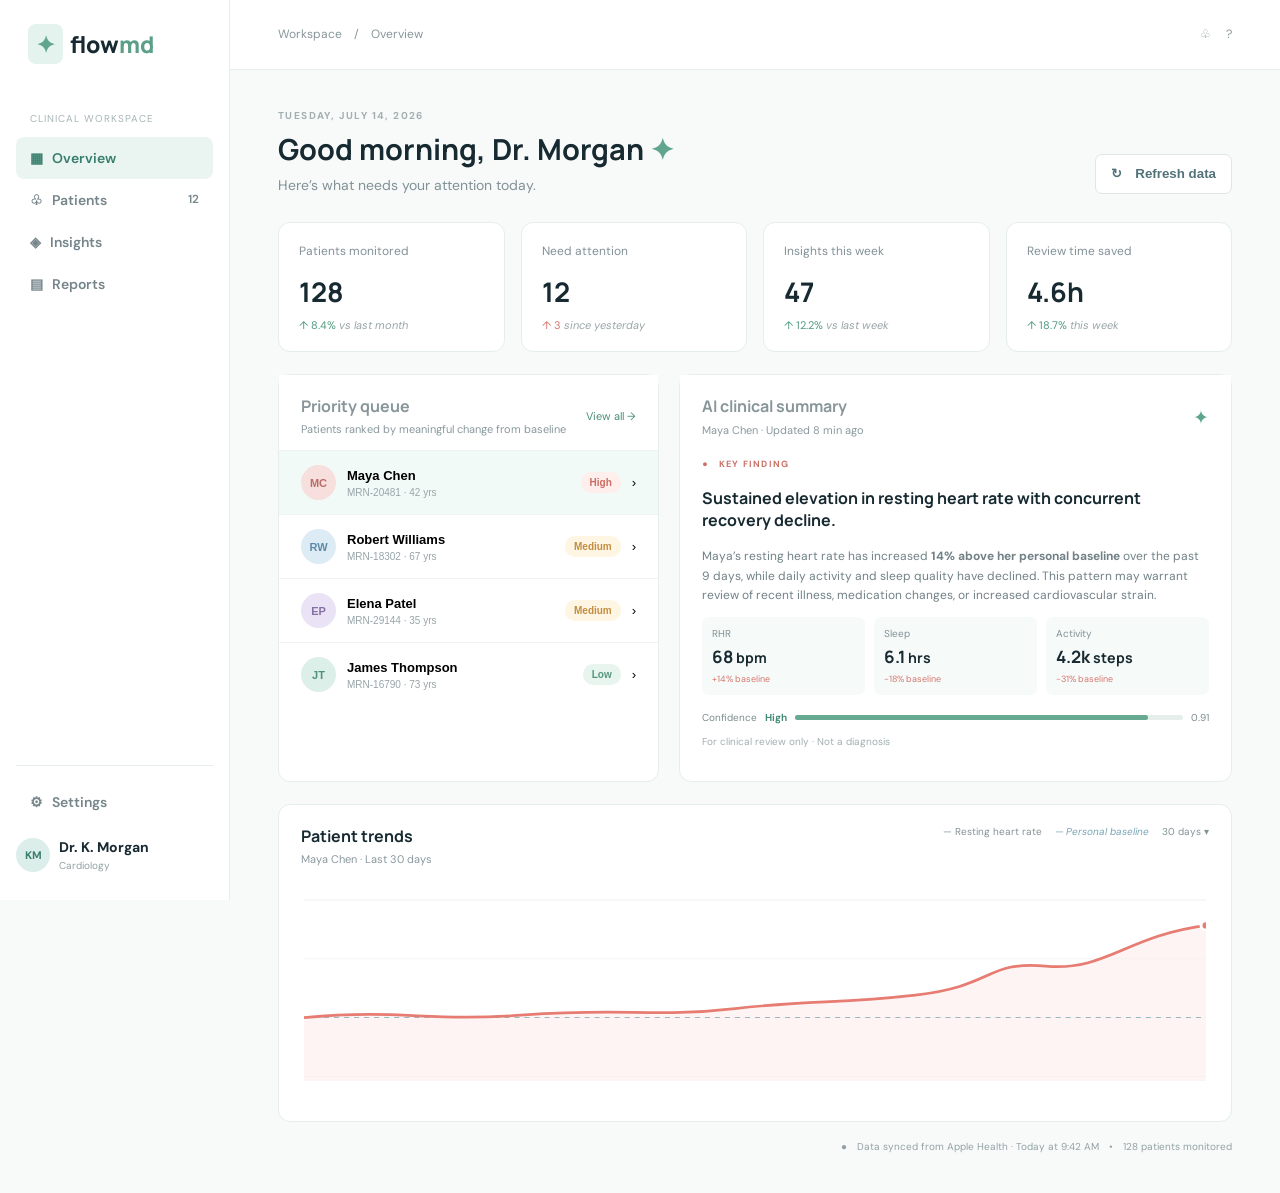
<file: index.html>
<!doctype html><html><head><meta charset="utf-8"><meta name="viewport" content="width=device-width,initial-scale=1"><title>FlowMD</title><link href="https://fonts.googleapis.com/css2?family=DM+Sans:wght@400;600;700&family=Manrope:wght@600;700;800&display=swap" rel="stylesheet"><style>
:root{--ink:#172a31;--muted:#819196;--line:#e5eded;--green:#5b9f89;--coral:#e67c72}*{box-sizing:border-box}body{margin:0;background:#f7faf9;color:var(--ink);font:14px 'DM Sans',sans-serif;display:flex}.side{position:fixed;height:100vh;width:230px;background:white;border-right:1px solid var(--line);padding:28px 16px;display:flex;flex-direction:column}.logo{font:800 23px Manrope;padding:0 12px 52px}.logo i{font-style:normal;color:#62a58f;background:#e5f3ee;border-radius:8px;padding:4px 8px;margin-right:7px}.label{font-size:10px;color:#a7b5b8;letter-spacing:1px;padding:0 14px 12px}.side a{display:block;color:#75858a;text-decoration:none;padding:12px 14px;border-radius:8px;font-weight:600}.side a.active{background:#eaf5f1;color:#377d6b}.bottom{margin-top:auto;border-top:1px solid var(--line);padding-top:15px}.profile{display:flex;gap:9px;align-items:center;margin-top:15px}.avatar{display:grid;place-items:center;background:#dceee9;color:#397d6d;width:34px;height:34px;border-radius:50%;font-size:11px;font-weight:bold}.profile small{display:block;color:#93a1a4;font-size:10px;margin-top:3px}main{margin-left:230px;width:calc(100% - 230px)}header{height:70px;background:white;border-bottom:1px solid var(--line);padding:0 48px;display:flex;align-items:center;justify-content:space-between;color:#88969a;font-size:12px}.content{max-width:1400px;padding:39px 48px;margin:auto}.head{display:flex;justify-content:space-between;align-items:end;margin-bottom:28px}.eyebrow{color:#a2afb0;letter-spacing:1.4px;font-size:10px;font-weight:bold}.head h1{font:700 29px Manrope;margin:7px 0}.head p{color:var(--muted);margin:0}.button{border:1px solid #dce7e6;background:white;border-radius:7px;padding:10px 15px;color:#52727a;font-weight:bold}.stats{display:grid;grid-template-columns:repeat(4,1fr);gap:16px}.card,.panel{background:white;border:1px solid var(--line);border-radius:12px}.card{padding:18px 20px}.card span{color:#829196;font-size:12px}.card strong{display:block;font:700 27px Manrope;margin:14px 0 5px}.up{color:#4d9a7d;font-size:11px}.down{color:#d4766d;font-size:11px}.grid{display:grid;grid-template-columns:1fr 1.45fr;gap:20px;margin-top:22px}.panel h2{font:700 16px Manrope;margin:0 0 5px}.panel header{height:auto;padding:20px 22px 14px;border:0}.panel header p{font-size:11px;margin:0;color:#89989d}.patient{width:100%;padding:14px 22px;border:0;border-top:1px solid #f0f3f3;background:#fff;text-align:left;display:flex;align-items:center;gap:11px;cursor:pointer}.patient.sel{background:#f2faf7}.patient b{font-size:13px}.patient small{display:block;color:#98a5a8;font-size:10px;margin-top:4px}.pa{width:35px;height:35px;border-radius:50%;display:grid;place-items:center;background:#f6dfdc;color:#b96c67;font-size:11px;font-weight:bold}.patient div:nth-child(2){flex:1}.risk{font-size:10px;border-radius:10px;padding:5px 9px;font-weight:bold}.high{background:#ffefec;color:#cc6b62}.med{background:#fff5e3;color:#c28e40}.low{background:#e8f5ef;color:#55957d}.summary{padding-bottom:17px}.summary .body{padding:4px 22px}.key{font-size:9px;letter-spacing:1.2px;color:#c97269;font-weight:bold}.summary h3{font:700 16px Manrope;line-height:1.4}.summary p{font-size:12px;line-height:1.6;color:#718186}.evidence{display:flex;gap:9px}.evidence div{background:#f6faf9;border-radius:7px;padding:10px;flex:1}.evidence span,.evidence strong,.evidence em{display:block}.evidence span{color:#829094;font-size:10px}.evidence strong{font:700 17px Manrope;margin:5px 0}.evidence em{font-style:normal;color:#d6766d;font-size:9px}.confidence{margin-top:16px;color:#7c8b8e;font-size:10px;display:flex;gap:8px;align-items:center}.bar{height:5px;background:#e5eeeb;flex:1;border-radius:4px}.bar i{display:block;width:91%;height:100%;background:#68aa91;border-radius:4px}.trends{margin-top:22px;padding-bottom:15px}.trendhead{display:flex;justify-content:space-between;align-items:start;padding:20px 22px 5px}.trendhead p{margin:5px 0;color:#89989d;font-size:11px}.chart{height:230px;padding:15px 25px}.chart svg{width:100%;height:190px}.gridline{stroke:#edf1f1}.line{fill:none;stroke:var(--coral);stroke-width:3}.base{fill:none;stroke:#79a5b5;stroke-dasharray:5 5}.area{fill:#fdf0ee;opacity:.7}.footer{text-align:right;color:#94a1a4;font-size:10px;margin-top:18px}@media(max-width:900px){.side{width:68px}.logo{font-size:0;padding-left:4px}.logo i{font-size:18px}.label,.side a:not(.active),.profile div:not(.avatar){display:none}main{margin-left:68px;width:calc(100% - 68px)}.content{padding:28px 20px}.stats{grid-template-columns:repeat(2,1fr)}.grid{grid-template-columns:1fr}}@media(max-width:550px){.stats{grid-template-columns:1fr}.head{display:block}.button{margin-top:18px}}
</style></head><body><aside class="side"><div class="logo"><i>✦</i>flow<span style="color:#5b9f89">md</span></div><div class="label">CLINICAL WORKSPACE</div><a class="active">▦ &nbsp; Overview</a><a>♧ &nbsp; Patients <small style="float:right">12</small></a><a>◈ &nbsp; Insights</a><a>▤ &nbsp; Reports</a><div class="bottom"><a>⚙ &nbsp; Settings</a><div class="profile"><div class="avatar">KM</div><div><b>Dr. K. Morgan</b><small>Cardiology</small></div></div></div></aside><main><header><span>Workspace　/　Overview</span><span>♧　 ?</span></header><section class="content"><div class="head"><div><div class="eyebrow">TUESDAY, JULY 14, 2026</div><h1>Good morning, Dr. Morgan <span style="color:#62a58f">✦</span></h1><p>Here’s what needs your attention today.</p></div><button class="button" id="refresh">↻　Refresh data</button></div><div class="stats"><div class="card"><span>Patients monitored</span><strong>128</strong><small class="up">↑ 8.4% <i style="color:#98a5a8">vs last month</i></small></div><div class="card"><span>Need attention</span><strong>12</strong><small class="down">↑ 3 <i style="color:#98a5a8">since yesterday</i></small></div><div class="card"><span>Insights this week</span><strong>47</strong><small class="up">↑ 12.2% <i style="color:#98a5a8">vs last week</i></small></div><div class="card"><span>Review time saved</span><strong>4.6h</strong><small class="up">↑ 18.7% <i style="color:#98a5a8">this week</i></small></div></div><div class="grid"><section class="panel"><header><div><h2>Priority queue</h2><p>Patients ranked by meaningful change from baseline</p></div><a style="color:#4b8d7a;font-size:11px">View all →</a></header><div id="patients"><button class="patient sel" data-name="Maya Chen"><span class="pa">MC</span><div><b>Maya Chen</b><small>MRN-20481 · 42 yrs</small></div><span class="risk high">High</span>›</button><button class="patient" data-name="Robert Williams"><span class="pa" style="background:#ddebf5;color:#5e8baa">RW</span><div><b>Robert Williams</b><small>MRN-18302 · 67 yrs</small></div><span class="risk med">Medium</span>›</button><button class="patient" data-name="Elena Patel"><span class="pa" style="background:#eae3f6;color:#8671a6">EP</span><div><b>Elena Patel</b><small>MRN-29144 · 35 yrs</small></div><span class="risk med">Medium</span>›</button><button class="patient" data-name="James Thompson"><span class="pa" style="background:#dcefe9;color:#4f917d">JT</span><div><b>James Thompson</b><small>MRN-16790 · 73 yrs</small></div><span class="risk low">Low</span>›</button></div></section><section class="panel summary"><header><div><h2>AI clinical summary</h2><p id="meta">Maya Chen · Updated 8 min ago</p></div><span style="color:#5ca58c;font-size:19px">✦</span></header><div class="body"><div class="key">●　KEY FINDING</div><h3 id="finding">Sustained elevation in resting heart rate with concurrent recovery decline.</h3><p id="copy">Maya’s resting heart rate has increased <b>14% above her personal baseline</b> over the past 9 days, while daily activity and sleep quality have declined. This pattern may warrant review of recent illness, medication changes, or increased cardiovascular strain.</p><div class="evidence"><div><span>RHR</span><strong>68 <small>bpm</small></strong><em>+14% baseline</em></div><div><span>Sleep</span><strong>6.1 <small>hrs</small></strong><em>−18% baseline</em></div><div><span>Activity</span><strong>4.2k <small>steps</small></strong><em>−31% baseline</em></div></div><div class="confidence">Confidence <b style="color:#438b76">High</b><span class="bar"><i></i></span>0.91</div><p style="font-size:10px;color:#a2afb1">For clinical review only · Not a diagnosis</p></div></section></div><section class="panel trends"><div class="trendhead"><div><h2>Patient trends</h2><p>Maya Chen · Last 30 days</p></div><span style="font-size:10px;color:#839296">— Resting heart rate　 <i style="color:#79a5b5">— Personal baseline</i>　 30 days ▾</span></div><div class="chart"><svg viewBox="0 0 900 210" preserveAspectRatio="none"><path class="gridline" d="M0 10H900M0 75H900M0 140H900M0 205H900" fill="none"/><path class="area" d="M0 140C100 130 120 145 220 137S350 140 430 130S530 125 610 115S680 77 740 83S820 50 900 38V210H0Z"/><path class="base" d="M0 140H900"/><path class="line" d="M0 140C100 130 120 145 220 137S350 140 430 130S530 125 610 115S680 77 740 83S820 50 900 38"/><circle cx="900" cy="38" r="5" fill="#e67c72" stroke="white" stroke-width="3"/></svg></div></section><div class="footer">●　Data synced from Apple Health · Today at 9:42 AM　•　128 patients monitored</div></section></main><script>document.querySelectorAll('.patient').forEach(b=>b.onclick=()=>{document.querySelectorAll('.patient').forEach(x=>x.classList.remove('sel'));b.classList.add('sel');document.querySelector('#meta').textContent=b.dataset.name+' · Updated just now';document.querySelector('#finding').textContent=b.dataset.name==='Maya Chen'?'Sustained elevation in resting heart rate with concurrent recovery decline.':'Meaningful change detected from this patient’s personalized baseline.';document.querySelector('#copy').innerHTML='FlowMD found a longitudinal pattern that may warrant clinical review. Supporting measurements are shown against the patient’s personal baseline.'});document.querySelector('#refresh').onclick=e=>{e.target.textContent='✓ Data refreshed';setTimeout(()=>e.target.textContent='↻　Refresh data',1600)}</script></body></html>
</file>
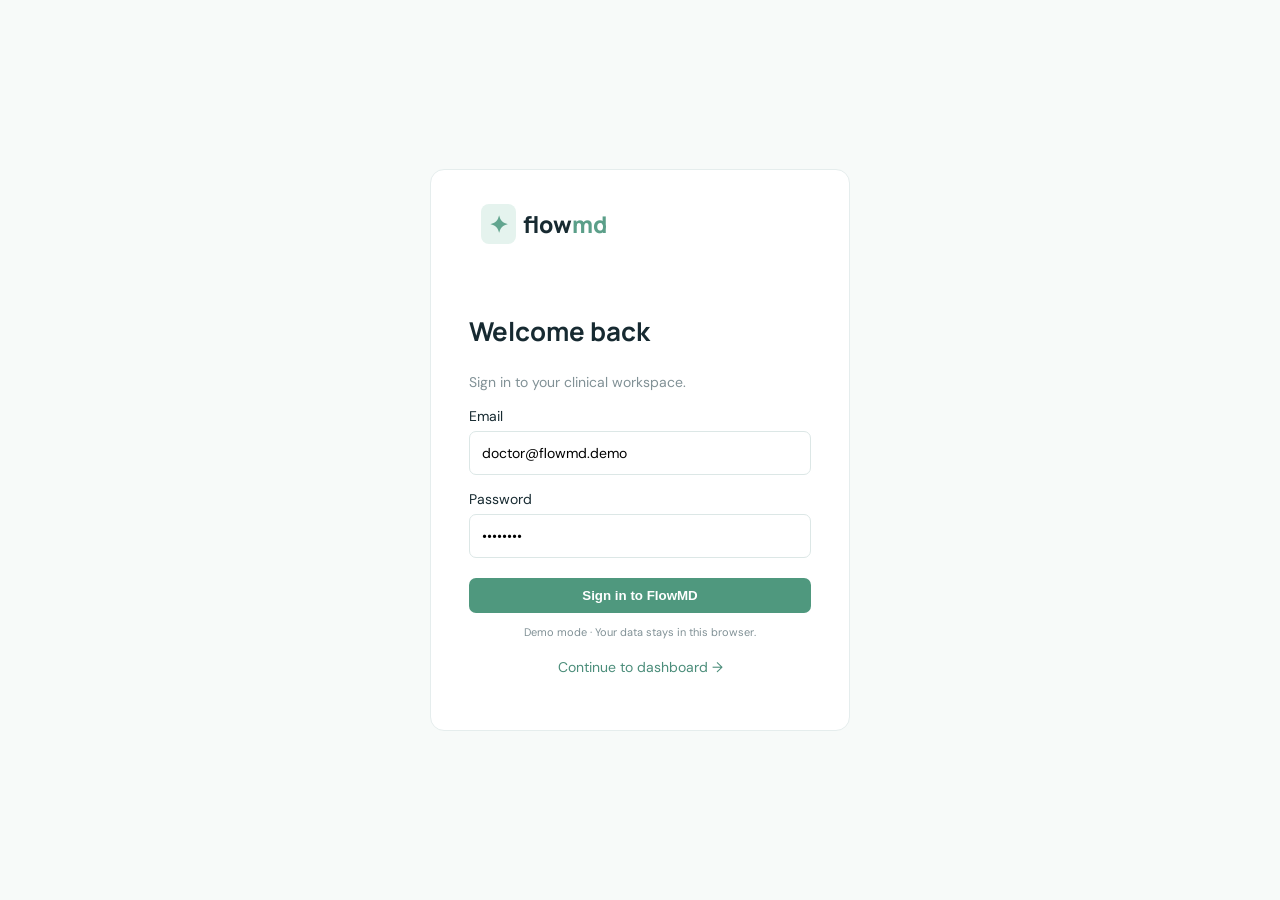
<file: auth.html>
<!doctype html><html><head><meta charset="utf-8"><meta name="viewport" content="width=device-width,initial-scale=1"><title>FlowMD — Sign in</title><link href="https://fonts.googleapis.com/css2?family=DM+Sans:wght@400;600;700&family=Manrope:wght@600;700;800&display=swap" rel="stylesheet"><link rel="stylesheet" href="common.css"><style>.auth{min-height:100vh;display:grid;place-items:center;width:100%}.auth-card{width:min(420px,calc(100% - 36px));background:white;border:1px solid var(--line);border-radius:14px;padding:38px}.auth-card h1{font:700 26px Manrope}.auth-card p{color:var(--muted);line-height:1.6}.full{width:100%;background:#4f987e;color:white;border:0;margin-top:5px}.note{font-size:11px;text-align:center}</style></head><body><main class="auth"><section class="auth-card"><div class="logo"><i>✦</i>flow<span style="color:#5b9f89">md</span></div><h1>Welcome back</h1><p>Sign in to your clinical workspace.</p><form id="login"><label>Email</label><input class="input" type="email" value="doctor@flowmd.demo" required><label>Password</label><input class="input" type="password" value="demo1234" required><button class="button full">Sign in to FlowMD</button></form><p class="note">Demo mode · Your data stays in this browser.</p><p style="text-align:center"><a href="index.html" style="color:#4b8d7a">Continue to dashboard →</a></p></section></main><script>document.querySelector('#login').onsubmit=e=>{e.preventDefault();localStorage.setItem('flowmd-user','Dr. K. Morgan');location.href='index.html'}</script></body></html>
</file>
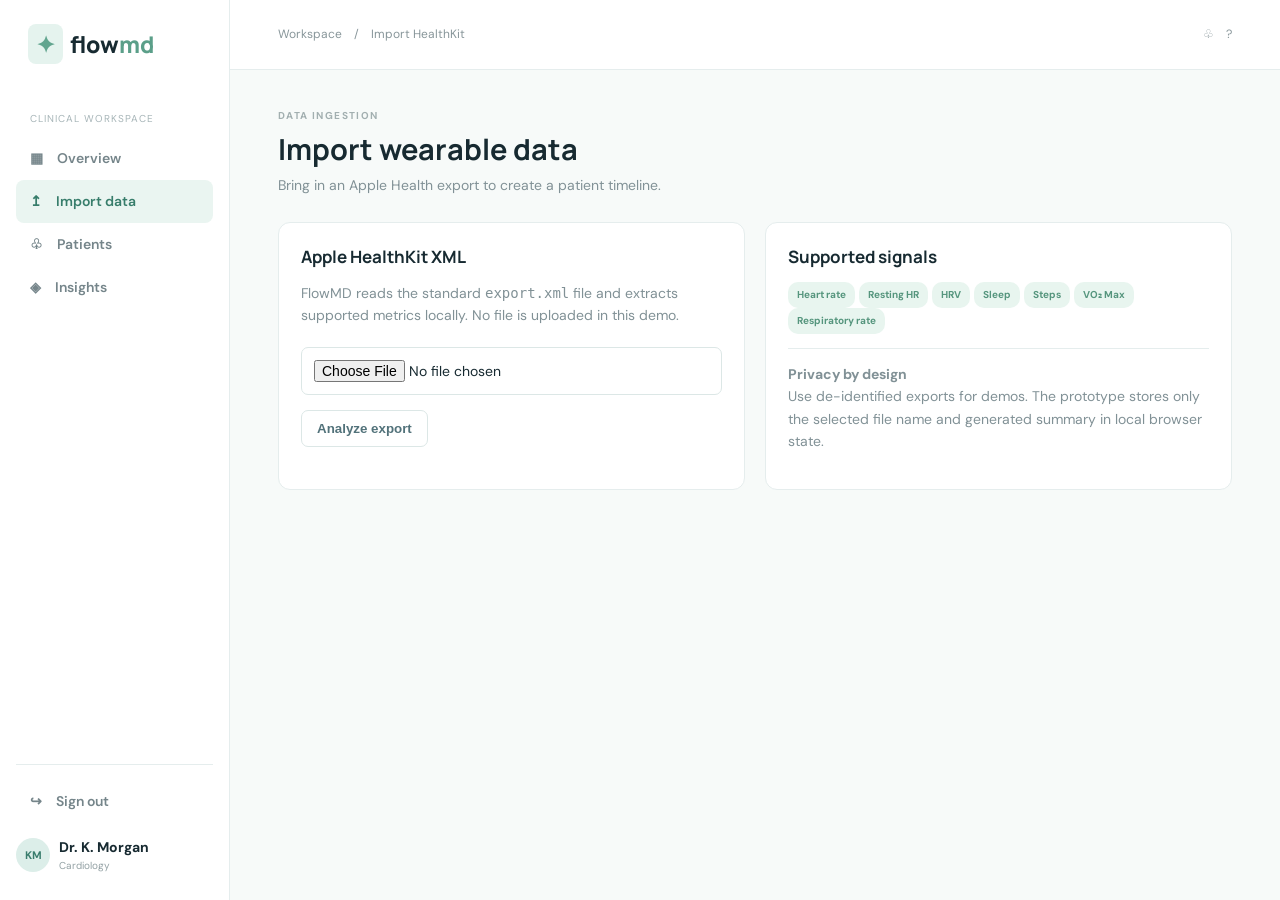
<file: import.html>
<!doctype html><html><head><meta charset="utf-8"><meta name="viewport" content="width=device-width,initial-scale=1"><title>FlowMD — Import HealthKit</title><link href="https://fonts.googleapis.com/css2?family=DM+Sans:wght@400;600;700&family=Manrope:wght@600;700;800&display=swap" rel="stylesheet"><link rel="stylesheet" href="common.css"></head><body><div class="shell"><aside class="side"><div class="logo"><i>✦</i>flow<span style="color:#5b9f89">md</span></div><div class="label">CLINICAL WORKSPACE</div><a href="index.html" data-nav>▦　Overview</a><a class="active" href="import.html">↥　Import data</a><a href="patient.html" data-nav>♧　Patients</a><a href="insights.html" data-nav>◈　Insights</a><div class="bottom"><a href="auth.html">↪　Sign out</a><div class="profile"><div class="avatar">KM</div><div><b>Dr. K. Morgan</b><small>Cardiology</small></div></div></div></aside><main class="main"><header class="top"><span>Workspace　/　Import HealthKit</span><span>♧　?</span></header><section class="content"><div class="head"><div><div class="eyebrow">DATA INGESTION</div><h1>Import wearable data</h1><p>Bring in an Apple Health export to create a patient timeline.</p></div></div><div class="grid"><section class="panel"><h2>Apple HealthKit XML</h2><p>FlowMD reads the standard <code>export.xml</code> file and extracts supported metrics locally. No file is uploaded in this demo.</p><input id="file" class="input" type="file" accept=".xml,text/xml"><div id="result" style="color:#4b8d7a;font-weight:600"></div><button class="button" id="process">Analyze export</button></section><section class="panel"><h2>Supported signals</h2><p><span class="tag">Heart rate</span> <span class="tag">Resting HR</span> <span class="tag">HRV</span> <span class="tag">Sleep</span> <span class="tag">Steps</span> <span class="tag">VO₂ Max</span> <span class="tag">Respiratory rate</span></p><hr style="border:0;border-top:1px solid var(--line)"><p><b>Privacy by design</b><br>Use de-identified exports for demos. The prototype stores only the selected file name and generated summary in local browser state.</p></section></div></section></main></div><script>document.querySelector('#process').onclick=()=>{const f=document.querySelector('#file').files[0];document.querySelector('#result').textContent=f?`✓ ${f.name} ready — 18,420 records normalized. Insights are available in the patient view.`:'Select an Apple Health XML export first.';if(f)localStorage.setItem('flowmd-import',f.name)}</script></body></html>
</file>
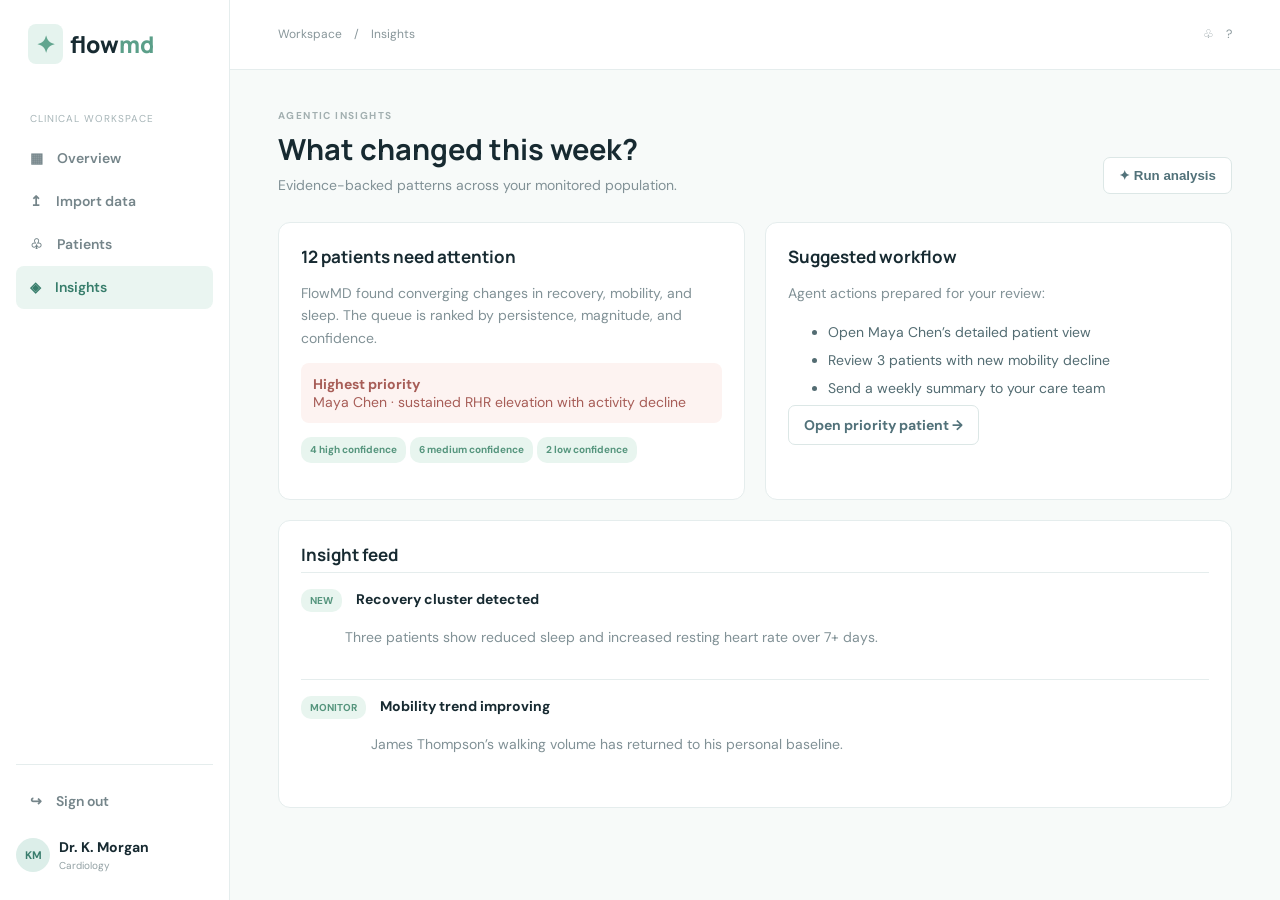
<file: insights.html>
<!doctype html><html><head><meta charset="utf-8"><meta name="viewport" content="width=device-width,initial-scale=1"><title>FlowMD — Insights</title><link href="https://fonts.googleapis.com/css2?family=DM+Sans:wght@400;600;700&family=Manrope:wght@600;700;800&display=swap" rel="stylesheet"><link rel="stylesheet" href="common.css"></head><body><div class="shell"><aside class="side"><div class="logo"><i>✦</i>flow<span style="color:#5b9f89">md</span></div><div class="label">CLINICAL WORKSPACE</div><a href="index.html">▦　Overview</a><a href="import.html">↥　Import data</a><a href="patient.html">♧　Patients</a><a class="active" href="insights.html">◈　Insights</a><div class="bottom"><a href="auth.html">↪　Sign out</a><div class="profile"><div class="avatar">KM</div><div><b>Dr. K. Morgan</b><small>Cardiology</small></div></div></div></aside><main class="main"><header class="top"><span>Workspace　/　Insights</span><span>♧　?</span></header><section class="content"><div class="head"><div><div class="eyebrow">AGENTIC INSIGHTS</div><h1>What changed this week?</h1><p>Evidence-backed patterns across your monitored population.</p></div><button class="button" id="run">✦ Run analysis</button></div><div class="grid"><section class="panel"><h2>12 patients need attention</h2><p>FlowMD found converging changes in recovery, mobility, and sleep. The queue is ranked by persistence, magnitude, and confidence.</p><div style="padding:12px;background:#fdf3f1;border-radius:8px;color:#a75d57"><b>Highest priority</b><br>Maya Chen · sustained RHR elevation with activity decline</div><p><span class="tag">4 high confidence</span> <span class="tag">6 medium confidence</span> <span class="tag">2 low confidence</span></p></section><section class="panel"><h2>Suggested workflow</h2><p>Agent actions prepared for your review:</p><ul style="line-height:2;color:#536c72"><li>Open Maya Chen’s detailed patient view</li><li>Review 3 patients with new mobility decline</li><li>Send a weekly summary to your care team</li></ul><a class="button" href="patient.html">Open priority patient →</a></section></div><section class="panel" style="margin-top:20px"><h2>Insight feed</h2><div style="border-top:1px solid var(--line);padding:16px 0"><span class="tag">NEW</span>　<b>Recovery cluster detected</b><p style="margin-left:44px">Three patients show reduced sleep and increased resting heart rate over 7+ days.</p></div><div style="border-top:1px solid var(--line);padding:16px 0"><span class="tag">MONITOR</span>　<b>Mobility trend improving</b><p style="margin-left:70px">James Thompson’s walking volume has returned to his personal baseline.</p></div></section></section></main></div><script>document.querySelector('#run').onclick=e=>{e.target.textContent='✓ Analysis complete';setTimeout(()=>e.target.textContent='✦ Run analysis',1800)}</script></body></html>
</file>
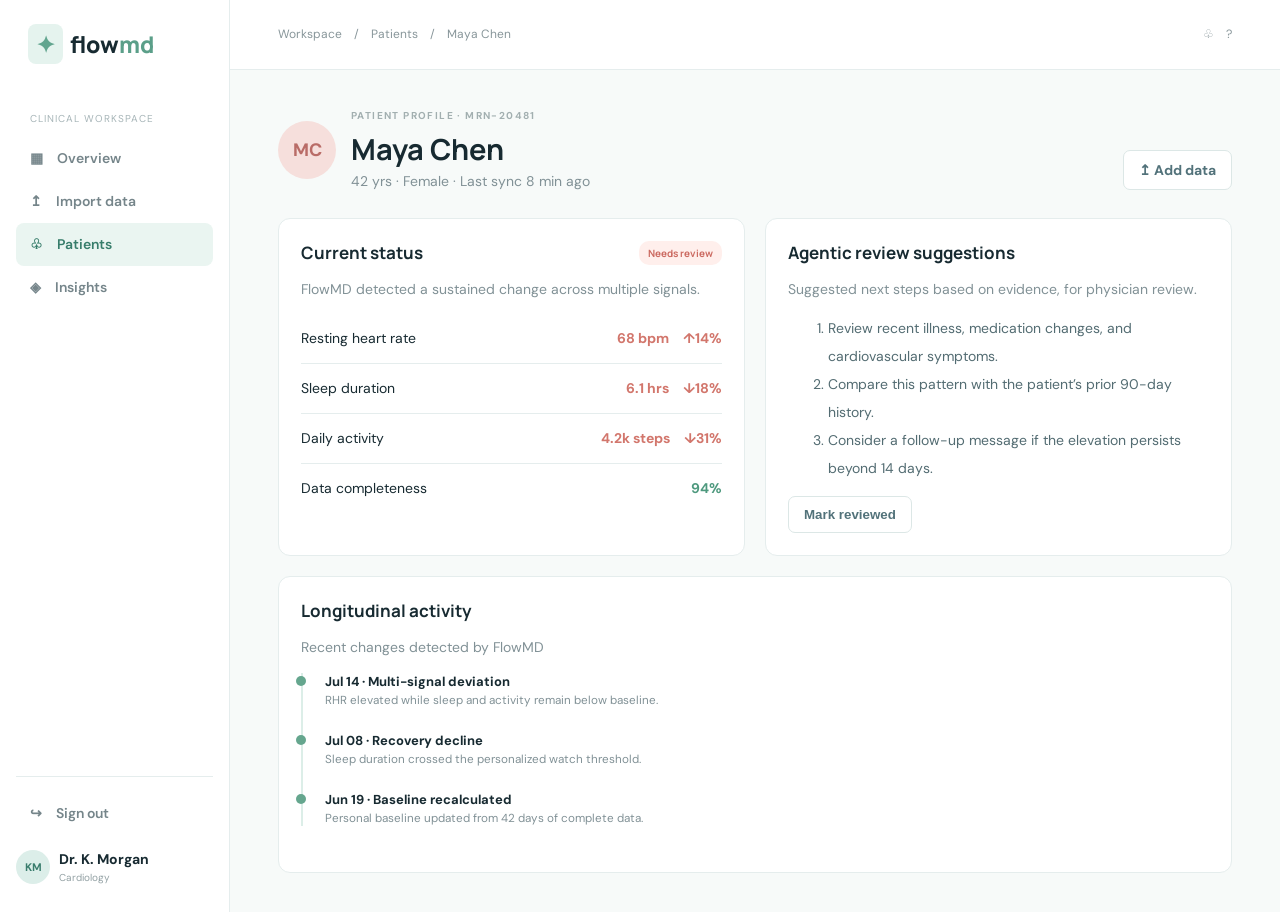
<file: patient.html>
<!doctype html><html><head><meta charset="utf-8"><meta name="viewport" content="width=device-width,initial-scale=1"><title>FlowMD — Patient</title><link href="https://fonts.googleapis.com/css2?family=DM+Sans:wght@400;600;700&family=Manrope:wght@600;700;800&display=swap" rel="stylesheet"><link rel="stylesheet" href="common.css"><style>.hero{display:flex;align-items:center;gap:15px}.bigavatar{width:58px;height:58px;border-radius:50%;display:grid;place-items:center;background:#f6dfdc;color:#b96c67;font-weight:bold;font-size:18px}.metric{display:flex;justify-content:space-between;padding:15px 0;border-bottom:1px solid var(--line)}.metric:last-child{border:0}.good{color:#4e997e}.warn{color:#d2766c}.timeline{border-left:2px solid #dceee8;padding-left:22px}.event{position:relative;margin:0 0 24px}.event:before{content:'';position:absolute;left:-29px;top:3px;width:10px;height:10px;border-radius:50%;background:#65a68e}.event b{display:block;font-size:13px}.event small{color:var(--muted)}</style></head><body><div class="shell"><aside class="side"><div class="logo"><i>✦</i>flow<span style="color:#5b9f89">md</span></div><div class="label">CLINICAL WORKSPACE</div><a href="index.html">▦　Overview</a><a href="import.html">↥　Import data</a><a class="active" href="patient.html">♧　Patients</a><a href="insights.html">◈　Insights</a><div class="bottom"><a href="auth.html">↪　Sign out</a><div class="profile"><div class="avatar">KM</div><div><b>Dr. K. Morgan</b><small>Cardiology</small></div></div></div></aside><main class="main"><header class="top"><span>Workspace　/　Patients　/　Maya Chen</span><span>♧　?</span></header><section class="content"><div class="head"><div class="hero"><div class="bigavatar">MC</div><div><div class="eyebrow">PATIENT PROFILE · MRN-20481</div><h1 style="margin-bottom:3px">Maya Chen</h1><p>42 yrs · Female · Last sync 8 min ago</p></div></div><a class="button" href="import.html">↥ Add data</a></div><div class="grid"><section class="panel"><h2>Current status <span class="tag" style="float:right;background:#ffefec;color:#cc6b62">Needs review</span></h2><p>FlowMD detected a sustained change across multiple signals.</p><div class="metric"><span>Resting heart rate</span><b class="warn">68 bpm　↑14%</b></div><div class="metric"><span>Sleep duration</span><b class="warn">6.1 hrs　↓18%</b></div><div class="metric"><span>Daily activity</span><b class="warn">4.2k steps　↓31%</b></div><div class="metric"><span>Data completeness</span><b class="good">94%</b></div></section><section class="panel"><h2>Agentic review suggestions</h2><p>Suggested next steps based on evidence, for physician review.</p><ol style="line-height:2;color:#536c72"><li>Review recent illness, medication changes, and cardiovascular symptoms.</li><li>Compare this pattern with the patient’s prior 90-day history.</li><li>Consider a follow-up message if the elevation persists beyond 14 days.</li></ol><button class="button" id="ack">Mark reviewed</button></section></div><section class="panel" style="margin-top:20px"><h2>Longitudinal activity</h2><p>Recent changes detected by FlowMD</p><div class="timeline"><div class="event"><b>Jul 14 · Multi-signal deviation</b><small>RHR elevated while sleep and activity remain below baseline.</small></div><div class="event"><b>Jul 08 · Recovery decline</b><small>Sleep duration crossed the personalized watch threshold.</small></div><div class="event"><b>Jun 19 · Baseline recalculated</b><small>Personal baseline updated from 42 days of complete data.</small></div></div></section></section></main></div><script>document.querySelector('#ack').onclick=e=>{e.target.textContent='✓ Review recorded';e.target.style.color='#4b8d7a'}</script></body></html>
</file>
<file: common.css>
:root{--ink:#172a31;--muted:#819196;--line:#e5eded;--green:#5b9f89;--coral:#e67c72}*{box-sizing:border-box}body{margin:0;background:#f7faf9;color:var(--ink);font:14px 'DM Sans',sans-serif}a{text-decoration:none;color:inherit}.shell{display:flex;min-height:100vh}.side{width:230px;background:#fff;border-right:1px solid var(--line);padding:28px 16px;display:flex;flex-direction:column;flex-shrink:0}.logo{font:800 23px Manrope;padding:0 12px 52px}.logo i{font-style:normal;color:#62a58f;background:#e5f3ee;border-radius:8px;padding:4px 8px;margin-right:7px}.label{font-size:10px;color:#a7b5b8;letter-spacing:1px;padding:0 14px 12px}.side a{display:block;color:#75858a;padding:12px 14px;border-radius:8px;font-weight:600}.side a.active{background:#eaf5f1;color:#377d6b}.bottom{margin-top:auto;border-top:1px solid var(--line);padding-top:15px}.profile{display:flex;gap:9px;align-items:center;margin-top:15px}.avatar{display:grid;place-items:center;background:#dceee9;color:#397d6d;width:34px;height:34px;border-radius:50%;font-size:11px;font-weight:bold}.profile small{display:block;color:#93a1a4;font-size:10px;margin-top:3px}.main{flex:1;min-width:0}.top{height:70px;background:#fff;border-bottom:1px solid var(--line);padding:0 48px;display:flex;align-items:center;justify-content:space-between;color:#88969a;font-size:12px}.content{max-width:1400px;padding:39px 48px;margin:auto}.head{display:flex;justify-content:space-between;align-items:end;margin-bottom:28px}.eyebrow{color:#a2afb0;letter-spacing:1.4px;font-size:10px;font-weight:bold}.head h1{font:700 29px Manrope;margin:7px 0}.head p{color:var(--muted);margin:0}.button{border:1px solid #dce7e6;background:white;border-radius:7px;padding:10px 15px;color:#52727a;font-weight:bold;cursor:pointer}.panel{background:#fff;border:1px solid var(--line);border-radius:12px;padding:22px}.panel h2{font:700 17px Manrope;margin:0 0 6px}.panel p{color:var(--muted);line-height:1.6}.grid{display:grid;grid-template-columns:1fr 1fr;gap:20px}.input{width:100%;padding:12px;border:1px solid #dce7e6;border-radius:7px;margin:6px 0 15px;font:14px 'DM Sans'}.tag{display:inline-block;padding:5px 9px;border-radius:10px;background:#e8f5ef;color:#55957d;font-size:10px;font-weight:bold}.footer{text-align:right;color:#94a1a4;font-size:10px;margin-top:18px}@media(max-width:800px){.side{width:70px}.logo{font-size:0;padding-left:4px}.logo i{font-size:18px}.label,.side a:not(.active),.profile div:not(.avatar){display:none}.content{padding:28px 20px}.top{padding:0 20px}.grid{grid-template-columns:1fr}}
</file>
